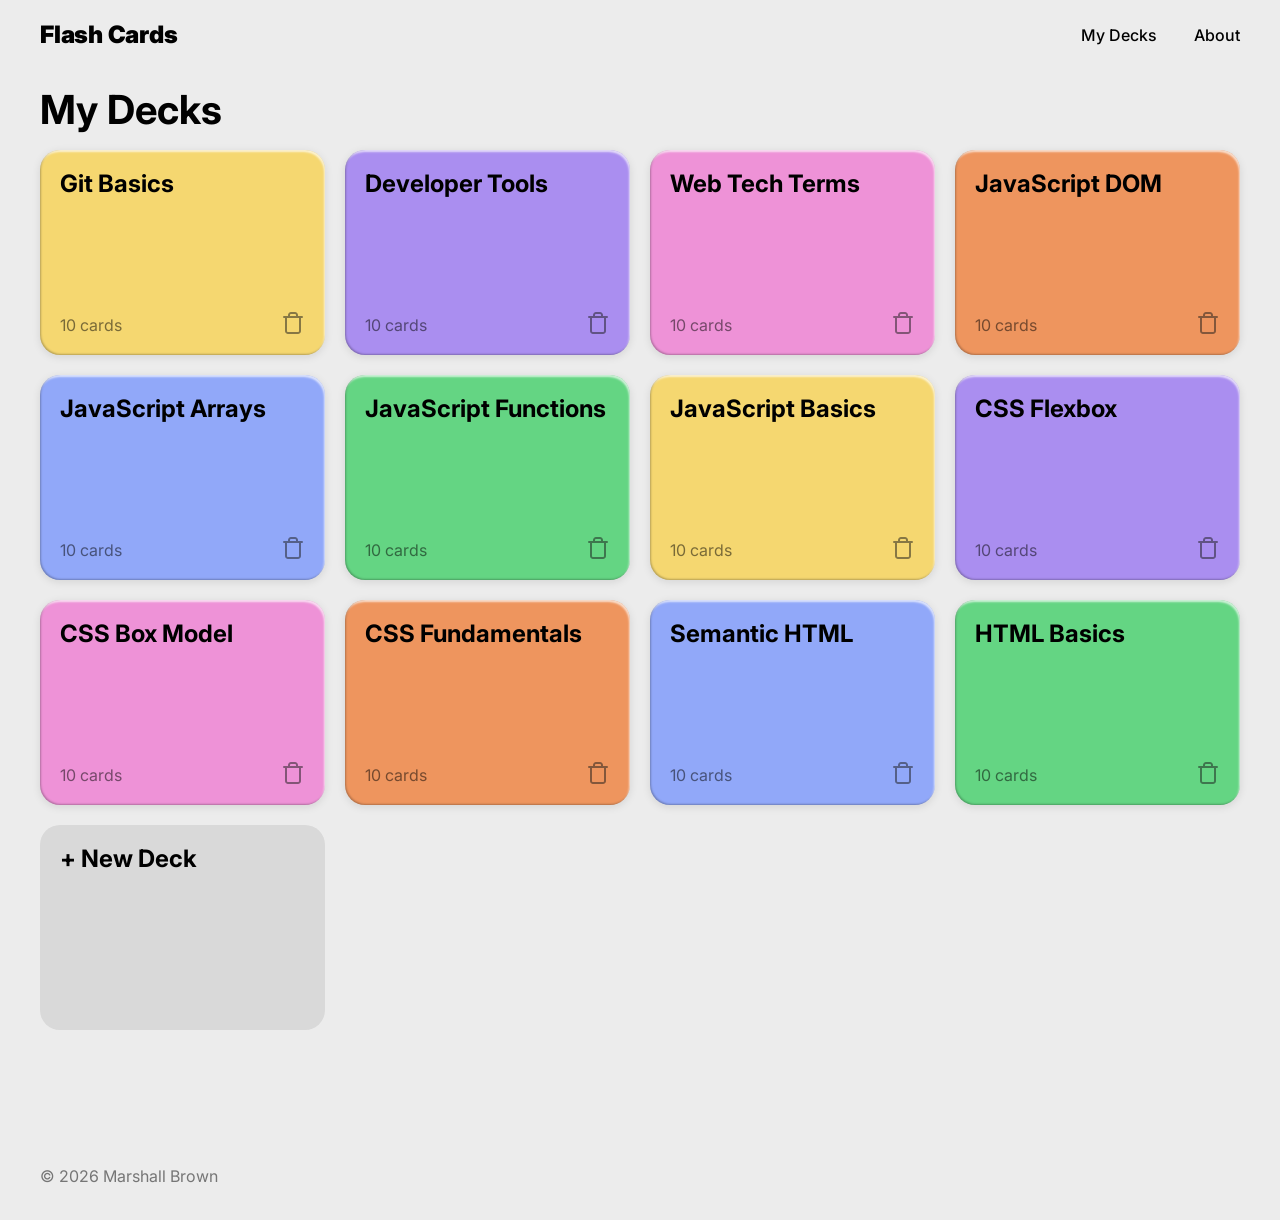
<file: index.html>
<!doctype html>
<html lang="en">
  <head>
    <title>Deck Gallery</title>
    <meta charset="UTF-8" />
    <meta name="viewport" content="width=device-width, initial-scale=1.0" />
    <meta name="author" content="Marshall Landing page for flashcard app" />
    <link
      rel="icon"
      type="image/png"
      href="./assets/images/gallery-vertical-end-white.png"
    />
    <link href="./favicon.ico" rel="favicon" />
    <link href="./assets/css/style.css" rel="stylesheet" />
    <link rel="preconnect" href="https://fonts.googleapis.com" />
    <link rel="preconnect" href="https://fonts.gstatic.com" crossorigin />
    <link
      href="https://fonts.googleapis.com/css2?family=Inter:ital,opsz,wght@0,14..32,100..900;1,14..32,100..900&display=swap"
      rel="stylesheet"
    />
    <script src="assets/js/index.js" type="module"></script>
  </head>
  <body class="page page_type_index">
    <header class="header">
      <h1 class="header__title">
        <a class="header__link" href="#home">Flash Cards</a>
      </h1>
      <nav class="nav">
        <ul class="nav__links">
          <li><a class="nav__link" href="#home">My Decks</a></li>
          <li><a class="nav__link" href="#about">About</a></li>
        </ul>
      </nav>
    </header>
    <main class="page__main-content">
      <section id="home" class="gallery gallery_type_home">
        <h2 class="gallery__title">My Decks</h2>
        <ul class="gallery__list">
          <template id="deck-template">
            <li class="card card_color_green">
              <a class="card__link" href="#">
                <h3 class="card__title"></h3>
              </a>
              <div class="card__row">
                <p class="card__count"></p>
                <button
                  type="button"
                  class="card__delete-btn"
                  aria-label="Delete this deck"
                >
                  <img src="assets/images/delete.svg" alt="trash can" />
                </button>
              </div>
            </li>
          </template>
        </ul>
        <button class="gallery__new-deck-btn">+ New Deck</button>
      </section>
      <section id="deck-view" class="gallery" hidden>
        <div class="gallery__header">
          <h2 class="gallery__title">Deck View</h2>
          <button type="button" class="gallery__practice-btn">Practice</button>
        </div>
        <ul class="gallery__list">
          <template id="card-template">
            <li class="card card_color_green">
              <p class="card__text"></p>
              <div class="card__row">
                <button
                  type="button"
                  class="card__flip-btn"
                  aria-label="Show answer"
                ></button>
                <button
                  type="button"
                  class="card__delete-btn"
                  aria-label="Delete this card"
                >
                  <img src="assets/images/delete.svg" alt="" />
                </button>
              </div>
            </li>
          </template>
        </ul>
        <button type="button" class="gallery__new-card-btn">
          <span>+ New Card</span>
        </button>
      </section>
      <div id="confirmation-modal" class="modal">
        <div class="modal__container">
          <p class="modal__text"></p>
          <div class="modal__buttons">
            <button type="button" class="modal__btn modal__btn_type_cancel">
              Cancel
            </button>
            <button type="button" class="modal__btn modal__btn_type_confirm">
              Delete
            </button>
          </div>
        </div>
      </div>
      <section id="not-found" class="not-found" hidden>
        <h2 class="not-found__status-code">404</h2>
        <p class="not-found__text">Sorry, nothing found!</p>
      </section>
      <section id="carousel" class="carousel" hidden>
        <h2 class="carousel__title">
          <span>Carousel</span>
        </h2>
        <div class="carousel__row">
          <button
            type="button"
            aria-label="Go to previous card in deck"
            class="carousel__btn carousel__btn_type_left carousel__btn_disabled"
          ></button>
          <div class="carousel__card">
            <p class="carousel__card_text"></p>
          </div>
          <button
            type="button"
            aria-label="Go to next card in deck"
            class="carousel__btn carousel__btn_type_right"
          ></button>
        </div>
        <button
          type="button"
          aria-label="Flip card"
          class="carousel__btn carousel__btn_type_flip"
        ></button>
      </section>
      <section class="new-deck-view" id="new-deck-view">
        <h2 class="new-deck-view__title">New Deck</h2>
        <form class="new-deck-view__form" id="new-deck-form">
          <fieldset class="new-deck-view__color-picker">
            <legend class="new-deck-view__legend">Pick the deck color</legend>
            <label class="new-deck-view__color-label" for="green">
              <input
                class="new-deck-view__color-input new-deck-view__color-input_color_green"
                aria-label="Green"
                name="color"
                id="green"
                value="#64D583"
                type="radio"
                checked
              />
            </label>
            <label class="new-deck-view__color-label" for="blue">
              <input
                class="new-deck-view__color-input new-deck-view__color-input_color_blue"
                aria-label="Blue"
                name="color"
                id="blue"
                value="#91A8F9"
                type="radio"
              />
            </label>
            <label class="new-deck-view__color-label" for="purple">
              <input
                class="new-deck-view__color-input new-deck-view__color-input_color_purple"
                aria-label="Purple"
                name="color"
                id="purple"
                value="#AA8EF0"
                type="radio"
              />
            </label>
            <label class="new-deck-view__color-label" for="pink">
              <input
                class="new-deck-view__color-input new-deck-view__color-input_color_pink"
                aria-label="Pink"
                name="color"
                id="pink"
                value="#EE92D7"
                type="radio"
              />
            </label>
            <label class="new-deck-view__color-label" for="orange">
              <input
                class="new-deck-view__color-input new-deck-view__color-input_color_orange"
                aria-label="Orange"
                name="color"
                id="orange"
                value="#EE955E"
                type="radio"
              />
            </label>
            <label class="new-deck-view__color-label" for="yellow">
              <input
                class="new-deck-view__color-input new-deck-view__color-input_color_yellow"
                aria-label="Yellow"
                name="color"
                id="yellow"
                value="#F5D770"
                type="radio"
              />
            </label>
          </fieldset>
          <label class="new-deck-view__deck-input" for="new-deck"
            >Write the JSON array of cards so that it matches this schema
            <textarea></textarea>
          </label>
          <button
            type="submit"
            class="new-deck-submit-btn"
            aria-label="submit"
            disabled
          >
            Create the Deck
          </button>
        </form>
      </section>
    </main>
    <footer class="footer">
      <p class="footer__text">&copy; 2026 Marshall Brown</p>
    </footer>
  </body>
</html>
</file>
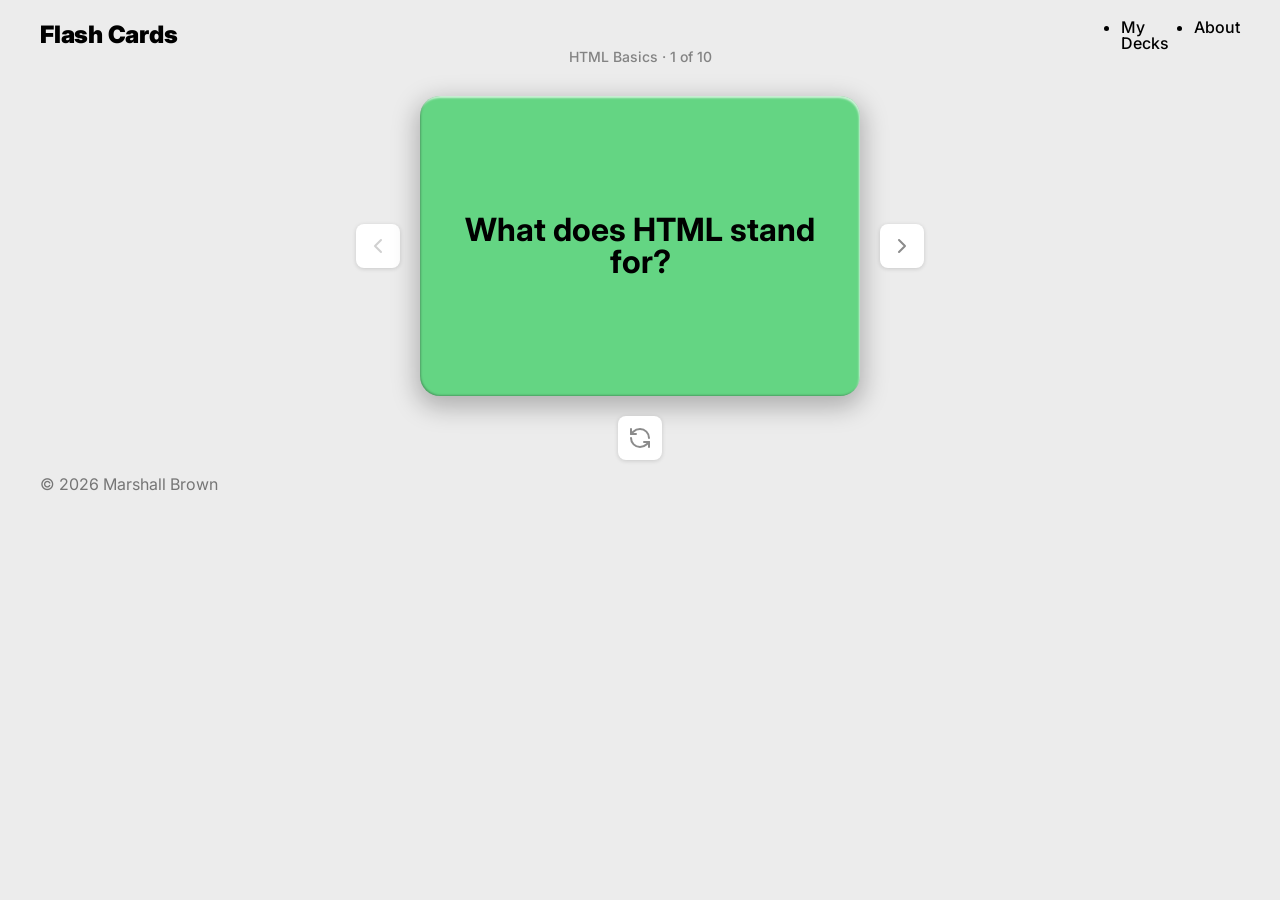
<file: carousel.html>
<!doctype html>
<html lang="en">
  <head>
    <title>Carousel View</title>
    <meta charset="UTF-8" />
    <meta name="viewport" content="width=device-width, initial-scale=1.0" />
    <meta name="author" content="Marshall" />
    <meta name="description" content="Carousel page" />
    <!-- <link href="/app/favicon.ico" rel="favicon" /> -->
    <link href="assets/vendor/normalize.css" rel="stylesheet" />
    <link href="assets/css/carousel.css" rel="stylesheet" />
    <link rel="preconnect" href="https://fonts.googleapis.com" />
    <link rel="preconnect" href="https://fonts.gstatic.com" crossorigin />
    <link
      href="https://fonts.googleapis.com/css2?family=Inter:ital,opsz,wght@0,14..32,100..900;1,14..32,100..900&display=swap"
      rel="stylesheet"
    />
  </head>
  <body class="page page_type_carousel">
    <header class="header">
      <h1 class="header__title">
        <a class="header__link" href="index.html">Flash Cards</a>
      </h1>
      <nav class="nav">
        <ul class="nav__links">
          <li><a class="nav__link" href="index.html">My Decks</a></li>
          <li><a class="nav__link" href="About">About</a></li>
        </ul>
      </nav>
    </header>
    <main class="page__main-content page__main-content_location_carousel">
      <section id="carousel" class="carousel">
        <h2 class="carousel__title">
          <span></span>
        </h2>
        <div class="carousel__row">
          <button
            type="button"
            aria-label="Go to previous card in deck"
            class="carousel__btn carousel__btn_type_left carousel__btn_disabled"
          ></button>
          <div class="carousel__card">
            <p class="carousel__card_text">&lt;body&gt;&lt;/body&gt;</p>
          </div>
          <button
            type="button"
            aria-label="Go to next card in deck"
            class="carousel__btn carousel__btn_type_right"
          ></button>
        </div>
        <button
          type="button"
          aria-label="Flip card"
          class="carousel__btn carousel__btn_type_flip"
        ></button>
      </section>
    </main>
    <footer class="footer">
      <p class="footer__text">&copy; 2026 Marshall Brown</p>
    </footer>
    <script type="module">
      import { decks } from "./assets/js/decks.js";
      import { renderCarouselView } from "./assets/js/carousel.js";

      renderCarouselView(decks[0]);
    </script>
  </body>
</html>
</file>
<file: assets/css/carousel.css>
@import url("./blocks/page.css");
@import url("./blocks/header.css");
@import url("./blocks/nav.css");
@import url("./blocks/carousel.css");
@import url("./blocks/footer.css");
</file>
<file: assets/css/style.css>
@import url("../vendor/normalize.css");
@import url("./blocks/page.css");
@import url("./blocks/header.css");
@import url("./blocks/nav.css");
@import url("./blocks/gallery.css");
@import url("./blocks/card.css");
@import url("./blocks/not-found.css");
@import url("./blocks/carousel.css");
@import url("./blocks/footer.css");
@import url("./mobile_bar.css");
@import url("./modal.css");
@import url("./new_deck_form.css");
</file>
